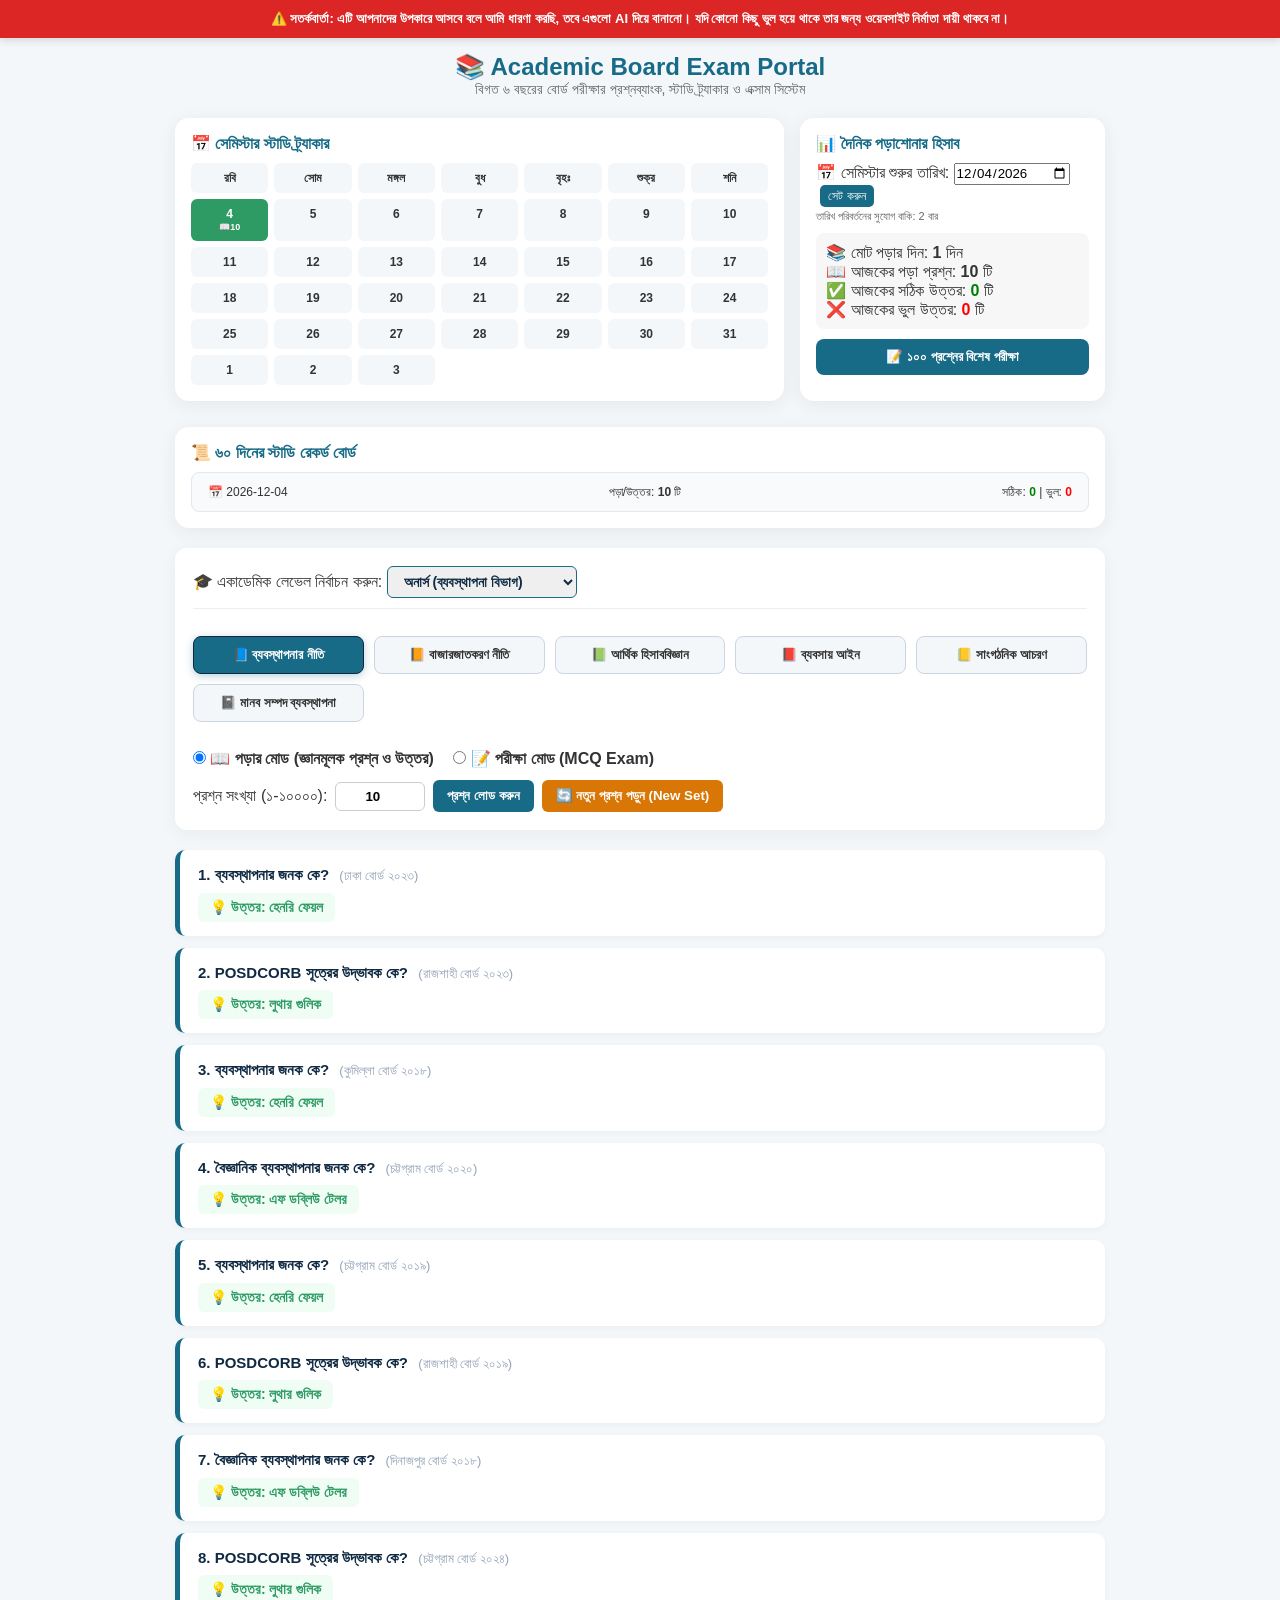
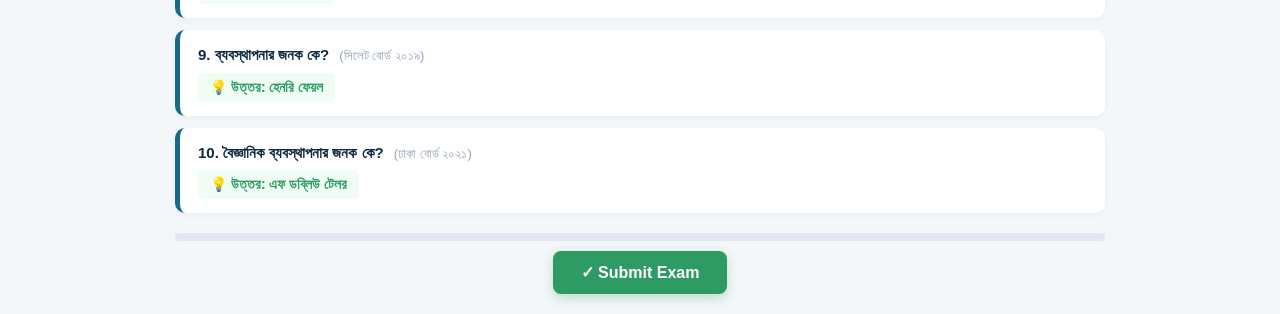
<file: index.html>
<!DOCTYPE html>
<html lang="bn">
<head>
  <meta charset="UTF-8">
  <meta name="viewport" content="width=device-width, initial-scale=1.0">
  <title>Academic Board Exam Study & Exam Portal</title>
  <link rel="stylesheet" href="style2.css">
</head>
<body>

  <!-- Top Red Warning Banner -->
  <div class="top-warning-banner">
    ⚠️ সতর্কবার্তা: এটি আপনাদের উপকারে আসবে বলে আমি ধারণা করছি, তবে এগুলো AI দিয়ে বানানো। যদি কোনো কিছু ভুল হয়ে থাকে তার জন্য ওয়েবসাইট নির্মাতা দায়ী থাকবে না।
  </div>

  <main class="container">

    <!-- Header Section -->
    <header class="app-header">
      <h1>📚 Academic Board Exam Portal</h1>
      <p>বিগত ৬ বছরের বোর্ড পরীক্ষার প্রশ্নব্যাংক, স্টাডি ট্র্যাকার ও এক্সাম সিস্টেম</p>
    </header>

    <!-- Tracker & Dashboard Panel -->
    <section class="dashboard-panel">
      <!-- Calendar View -->
      <div class="dash-card">
        <h3>📅 সেমিস্টার স্টাডি ট্র্যাকার</h3>
        <div id="calendarGrid" class="calendar-grid"></div>
      </div>

      <!-- Live Daily Stats -->
      <div class="dash-card">
        <h3>📊 দৈনিক পড়াশোনার হিসাব</h3>
        <div class="stats-summary">
          <div class="stat-row">
            <label>📅 সেমিস্টার শুরুর তারিখ:</label>
            <input type="date" id="startDateInput" />
            <button id="setStartDateBtn" class="sm-btn">সেট করুন</button>
            <small id="changeCountText" style="display:block; color:var(--muted); font-size:11px; margin-top:3px;"></small>
          </div>

          <div class="stat-info-box" style="margin-top: 10px; background: rgba(0,0,0,0.03); padding: 10px; border-radius: 8px;">
            <p>📚 মোট পড়ার দিন: <strong id="daysStudiedCount">0</strong> দিন</p>
            <p>📖 আজকের পড়া প্রশ্ন: <strong id="todayMcqCount">0</strong> টি</p>
            <p>✅ আজকের সঠিক উত্তর: <strong id="todayCorrectCount" style="color: green;">0</strong> টি</p>
            <p>❌ আজকের ভুল উত্তর: <strong id="todayWrongCount" style="color: red;">0</strong> টি</p>
          </div>
        </div>

        <button id="startMonthlyExamBtn" class="primary-btn">📝 ১০০ প্রশ্নের বিশেষ পরীক্ষা</button>
      </div>

      <!-- 60 Days History Board -->
      <div class="dash-card" style="grid-column: 1 / -1; margin-top: 10px;">
        <h3>📜 ৬০ দিনের স্টাডি রেকর্ড বোর্ড</h3>
        <div id="historyBoard" class="history-board-list"></div>
      </div>
    </section>

    <!-- Control Panel -->
    <section class="control-panel">
      
      <!-- Academic Level Dropdown -->
      <div class="course-selector-box" style="width: 100%; margin-bottom: 15px; padding-bottom: 10px; border-bottom: 1px solid #eee;">
        <label>🎓 একাডেমিক লেভেল নির্বাচন করুন: </label>
        <select id="courseLevelSelect" class="course-dropdown">
          <option value="honours_mgt" selected>অনার্স (ব্যবস্থাপনা বিভাগ)</option>
          <option value="hsc_humanities">এইচএসসি - মানবিক গ্রুপ</option>
          <option value="hsc_science">এইচএসসি - বিজ্ঞান গ্রুপ</option>
          <option value="hsc_business">এইচএসসি - ব্যবসায় শিক্ষা গ্রুপ</option>
        </select>
      </div>

      <!-- Honours Management Subject Dashboard -->
      <div id="honoursSubjectDashboard" class="subject-dashboard" style="width: 100%; display: grid; grid-template-columns: repeat(auto-fit, minmax(160px, 1fr)); gap: 10px; margin-bottom: 15px;">
        <div class="subject-card active" data-subject="intro_mgt">📘 ব্যবস্থাপনার নীতি</div>
        <div class="subject-card" data-subject="principles_mkt">📙 বাজারজাতকরণ নীতি</div>
        <div class="subject-card" data-subject="fin_acc">📗 আর্থিক হিসাববিজ্ঞান</div>
        <div class="subject-card" data-subject="bus_law">📕 ব্যবসায় আইন</div>
        <div class="subject-card" data-subject="org_behavior">📒 সাংগঠনিক আচরণ</div>
        <div class="subject-card" data-subject="hr_mgt">📓 মানব সম্পদ ব্যবস্থাপনা</div>
      </div>

      <!-- HSC Subject Dashboard (Dynamic) -->
      <div id="hscSubjectDashboard" class="subject-dashboard" style="width: 100%; display: none; grid-template-columns: repeat(auto-fit, minmax(150px, 1fr)); gap: 10px; margin-bottom: 15px;">
      </div>

      <!-- Mode Selector -->
      <div class="mode-selector">
        <label>
          <input type="radio" name="appMode" value="study" checked> 📖 পড়ার মোড (জ্ঞানমূলক প্রশ্ন ও উত্তর)
        </label>
        <label>
          <input type="radio" name="appMode" value="exam"> 📝 পরীক্ষা মোড (MCQ Exam)
        </label>
      </div>

      <!-- Input Controls & Actions -->
      <div class="control-inputs">
        <label for="questionCount">প্রশ্ন সংখ্যা (১-১০০০০):</label>
        <input type="number" id="questionCount" value="10" min="1" max="10000">
        
        <button id="startExamBtn" class="action-btn">প্রশ্ন লোড করুন</button>
        <button id="nextQuestionSetBtn" class="action-btn refresh-btn">🔄 নতুন প্রশ্ন পড়ুন (New Set)</button>
      </div>
    </section>

    <!-- Question Display Container -->
    <section id="questionContainer" class="question-container"></section>

    <!-- Submit Controls -->
    <section class="action-footer">
      <div id="progressBar" class="progress-bar">
        <div id="progressFill" class="progress-fill"></div>
      </div>
      <button id="submitExamBtn" class="submit-btn">✓ Submit Exam</button>
    </section>

    <!-- Result Display Panel -->
    <section id="resultPanel" class="result-panel" style="display: none;"></section>

  </main>

  <script src="script2.js"></script>
</body>
</html>
</file>
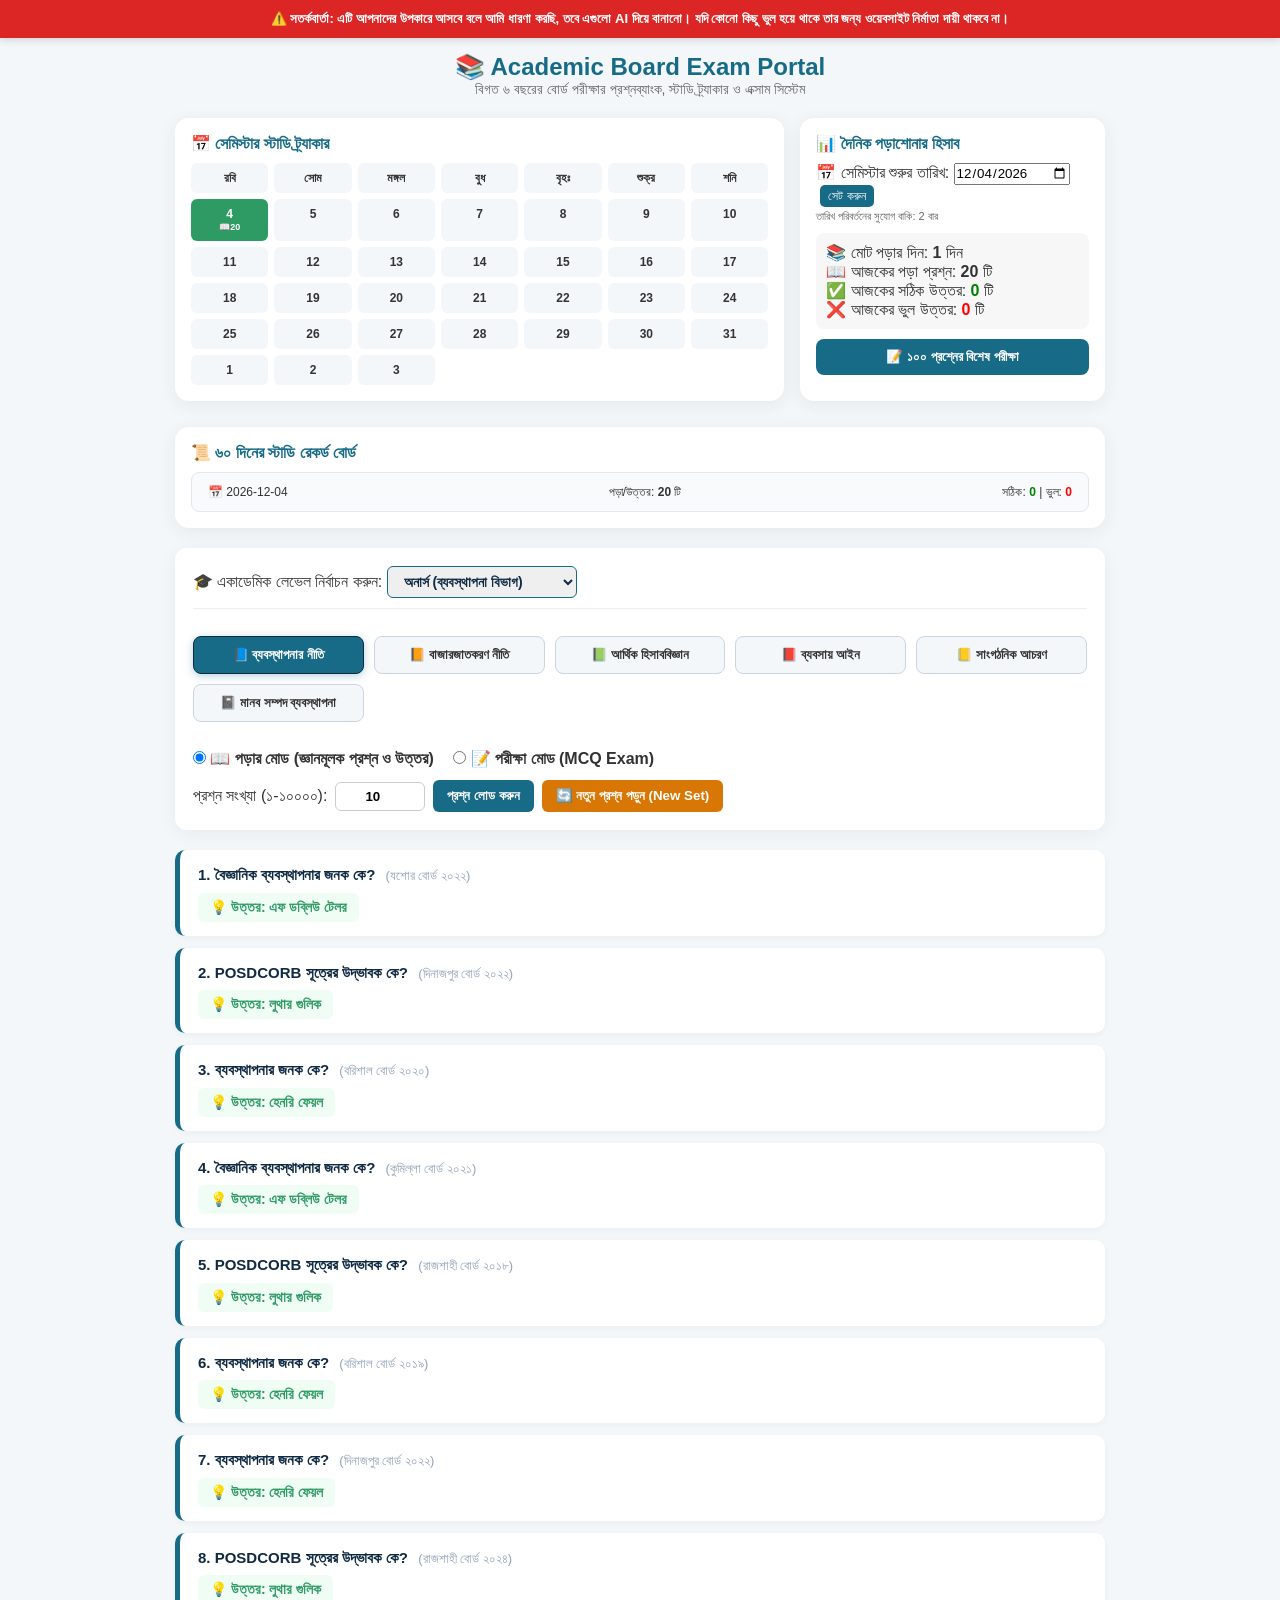
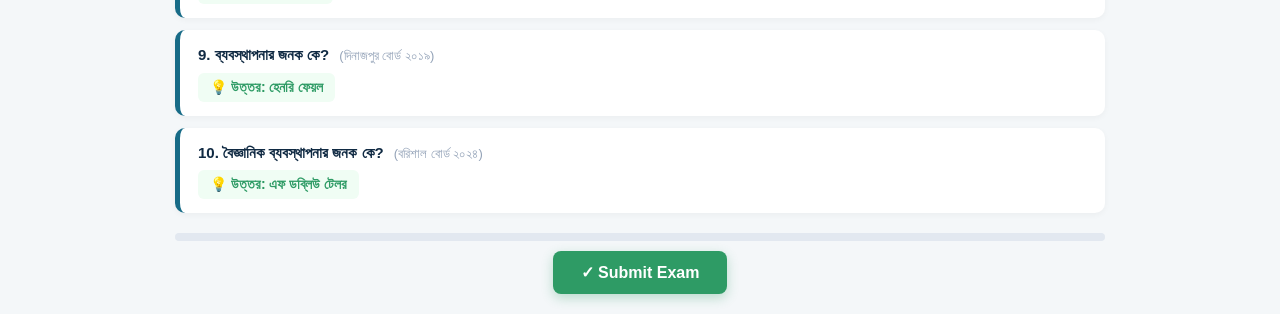
<file: index2.html>
<!DOCTYPE html>
<html lang="bn">
<head>
  <meta charset="UTF-8">
  <meta name="viewport" content="width=device-width, initial-scale=1.0">
  <title>Academic Board Exam Study & Exam Portal</title>
  <link rel="stylesheet" href="style2.css">
</head>
<body>

  <!-- Top Red Warning Banner -->
  <div class="top-warning-banner">
    ⚠️ সতর্কবার্তা: এটি আপনাদের উপকারে আসবে বলে আমি ধারণা করছি, তবে এগুলো AI দিয়ে বানানো। যদি কোনো কিছু ভুল হয়ে থাকে তার জন্য ওয়েবসাইট নির্মাতা দায়ী থাকবে না।
  </div>

  <main class="container">

    <!-- Header Section -->
    <header class="app-header">
      <h1>📚 Academic Board Exam Portal</h1>
      <p>বিগত ৬ বছরের বোর্ড পরীক্ষার প্রশ্নব্যাংক, স্টাডি ট্র্যাকার ও এক্সাম সিস্টেম</p>
    </header>

    <!-- Tracker & Dashboard Panel -->
    <section class="dashboard-panel">
      <!-- Calendar View -->
      <div class="dash-card">
        <h3>📅 সেমিস্টার স্টাডি ট্র্যাকার</h3>
        <div id="calendarGrid" class="calendar-grid"></div>
      </div>

      <!-- Live Daily Stats -->
      <div class="dash-card">
        <h3>📊 দৈনিক পড়াশোনার হিসাব</h3>
        <div class="stats-summary">
          <div class="stat-row">
            <label>📅 সেমিস্টার শুরুর তারিখ:</label>
            <input type="date" id="startDateInput" />
            <button id="setStartDateBtn" class="sm-btn">সেট করুন</button>
            <small id="changeCountText" style="display:block; color:var(--muted); font-size:11px; margin-top:3px;"></small>
          </div>

          <div class="stat-info-box" style="margin-top: 10px; background: rgba(0,0,0,0.03); padding: 10px; border-radius: 8px;">
            <p>📚 মোট পড়ার দিন: <strong id="daysStudiedCount">0</strong> দিন</p>
            <p>📖 আজকের পড়া প্রশ্ন: <strong id="todayMcqCount">0</strong> টি</p>
            <p>✅ আজকের সঠিক উত্তর: <strong id="todayCorrectCount" style="color: green;">0</strong> টি</p>
            <p>❌ আজকের ভুল উত্তর: <strong id="todayWrongCount" style="color: red;">0</strong> টি</p>
          </div>
        </div>

        <button id="startMonthlyExamBtn" class="primary-btn">📝 ১০০ প্রশ্নের বিশেষ পরীক্ষা</button>
      </div>

      <!-- 60 Days History Board -->
      <div class="dash-card" style="grid-column: 1 / -1; margin-top: 10px;">
        <h3>📜 ৬০ দিনের স্টাডি রেকর্ড বোর্ড</h3>
        <div id="historyBoard" class="history-board-list"></div>
      </div>
    </section>

    <!-- Control Panel -->
    <section class="control-panel">
      
      <!-- Academic Level Dropdown -->
      <div class="course-selector-box" style="width: 100%; margin-bottom: 15px; padding-bottom: 10px; border-bottom: 1px solid #eee;">
        <label>🎓 একাডেমিক লেভেল নির্বাচন করুন: </label>
        <select id="courseLevelSelect" class="course-dropdown">
          <option value="honours_mgt" selected>অনার্স (ব্যবস্থাপনা বিভাগ)</option>
          <option value="hsc_humanities">এইচএসসি - মানবিক গ্রুপ</option>
          <option value="hsc_science">এইচএসসি - বিজ্ঞান গ্রুপ</option>
          <option value="hsc_business">এইচএসসি - ব্যবসায় শিক্ষা গ্রুপ</option>
        </select>
      </div>

      <!-- Honours Management Subject Dashboard -->
      <div id="honoursSubjectDashboard" class="subject-dashboard" style="width: 100%; display: grid; grid-template-columns: repeat(auto-fit, minmax(160px, 1fr)); gap: 10px; margin-bottom: 15px;">
        <div class="subject-card active" data-subject="intro_mgt">📘 ব্যবস্থাপনার নীতি</div>
        <div class="subject-card" data-subject="principles_mkt">📙 বাজারজাতকরণ নীতি</div>
        <div class="subject-card" data-subject="fin_acc">📗 আর্থিক হিসাববিজ্ঞান</div>
        <div class="subject-card" data-subject="bus_law">📕 ব্যবসায় আইন</div>
        <div class="subject-card" data-subject="org_behavior">📒 সাংগঠনিক আচরণ</div>
        <div class="subject-card" data-subject="hr_mgt">📓 মানব সম্পদ ব্যবস্থাপনা</div>
      </div>

      <!-- HSC Subject Dashboard (Dynamic) -->
      <div id="hscSubjectDashboard" class="subject-dashboard" style="width: 100%; display: none; grid-template-columns: repeat(auto-fit, minmax(150px, 1fr)); gap: 10px; margin-bottom: 15px;">
      </div>

      <!-- Mode Selector -->
      <div class="mode-selector">
        <label>
          <input type="radio" name="appMode" value="study" checked> 📖 পড়ার মোড (জ্ঞানমূলক প্রশ্ন ও উত্তর)
        </label>
        <label>
          <input type="radio" name="appMode" value="exam"> 📝 পরীক্ষা মোড (MCQ Exam)
        </label>
      </div>

      <!-- Input Controls & Actions -->
      <div class="control-inputs">
        <label for="questionCount">প্রশ্ন সংখ্যা (১-১০০০০):</label>
        <input type="number" id="questionCount" value="10" min="1" max="10000">
        
        <button id="startExamBtn" class="action-btn">প্রশ্ন লোড করুন</button>
        <button id="nextQuestionSetBtn" class="action-btn refresh-btn">🔄 নতুন প্রশ্ন পড়ুন (New Set)</button>
      </div>
    </section>

    <!-- Question Display Container -->
    <section id="questionContainer" class="question-container"></section>

    <!-- Submit Controls -->
    <section class="action-footer">
      <div id="progressBar" class="progress-bar">
        <div id="progressFill" class="progress-fill"></div>
      </div>
      <button id="submitExamBtn" class="submit-btn">✓ Submit Exam</button>
    </section>

    <!-- Result Display Panel -->
    <section id="resultPanel" class="result-panel" style="display: none;"></section>

  </main>

  <script src="script2.js"></script>
</body>
</html>
</file>
<file: style2.css>
:root {
  --primary: #176b87;
  --primary-dark: #102a43;
  --bg: #f4f7f9;
  --card: #ffffff;
  --text: #333333;
  --muted: #666666;
  --correct: #2e9b65;
  --wrong: #e63946;
  --accent: #d97706;
}

* {
  box-sizing: border-box;
  margin: 0;
  padding: 0;
  font-family: 'Segoe UI', Tahoma, Geneva, Verdana, sans-serif;
}

body {
  background-color: var(--bg);
  color: var(--text);
  padding: 0 0 20px 0;
}

/* Top Warning Banner */
.top-warning-banner {
  background-color: #dc2626;
  color: #ffffff;
  text-align: center;
  padding: 10px 15px;
  font-size: 13px;
  font-weight: bold;
  line-height: 1.4;
  box-shadow: 0 2px 8px rgba(0, 0, 0, 0.15);
  margin-bottom: 15px;
}

.container {
  max-width: 950px;
  margin: 0 auto;
  padding: 0 10px;
}

.app-header {
  text-align: center;
  margin-bottom: 20px;
}

.app-header h1 {
  color: var(--primary);
  font-size: 24px;
}

.app-header p {
  color: var(--muted);
  font-size: 14px;
}

/* Dashboard Panel */
.dashboard-panel {
  display: grid;
  grid-template-columns: 2fr 1fr;
  gap: 16px;
  margin-bottom: 20px;
}

.dash-card {
  background: var(--card);
  padding: 16px;
  border-radius: 14px;
  box-shadow: 0 4px 18px rgba(20, 40, 70, 0.07);
}

.dash-card h3 {
  margin-top: 0;
  font-size: 16px;
  color: var(--primary);
  margin-bottom: 10px;
}

.calendar-grid {
  display: grid;
  grid-template-columns: repeat(7, 1fr);
  gap: 6px;
  margin-top: 10px;
}

.cal-day {
  background: var(--bg);
  border-radius: 6px;
  padding: 8px 4px;
  text-align: center;
  font-size: 12px;
}

.cal-day.active-day {
  background: var(--correct);
  color: white;
  font-weight: bold;
}

.cal-day .cal-info {
  font-size: 9px;
  display: block;
  line-height: 1.1;
  margin-top: 2px;
}

.sm-btn {
  padding: 4px 8px;
  font-size: 12px;
  background: var(--primary);
  color: #fff;
  border: none;
  border-radius: 5px;
  cursor: pointer;
  margin-left: 4px;
}

.primary-btn {
  width: 100%;
  background: var(--primary);
  color: white;
  border: none;
  padding: 10px;
  border-radius: 8px;
  font-weight: bold;
  cursor: pointer;
  margin-top: 10px;
}

.primary-btn:hover {
  background: var(--primary-dark);
}

/* History Board List */
.history-board-list {
  max-height: 180px;
  overflow-y: auto;
  border: 1px solid #e2e8f0;
  border-radius: 8px;
  padding: 6px;
  background: #f8fafc;
}

.history-item {
  display: flex;
  justify-content: space-between;
  padding: 6px 10px;
  border-bottom: 1px dashed #cbd5e1;
  font-size: 12px;
}

.history-item:last-child {
  border-bottom: none;
}

/* Control Panel */
.control-panel {
  background: var(--card);
  padding: 18px;
  border-radius: 12px;
  margin-bottom: 20px;
  display: flex;
  flex-wrap: wrap;
  justify-content: space-between;
  align-items: center;
  gap: 12px;
  box-shadow: 0 4px 18px rgba(20, 40, 70, 0.05);
}

.course-dropdown {
  padding: 6px 12px;
  font-size: 14px;
  border-radius: 6px;
  border: 1px solid var(--primary);
  font-weight: bold;
  color: var(--primary-dark);
}

.subject-card {
  background: var(--bg);
  border: 1px solid #cbd5e1;
  padding: 10px;
  border-radius: 8px;
  text-align: center;
  font-size: 13px;
  font-weight: bold;
  cursor: pointer;
  transition: all 0.2s ease-in-out;
}

.subject-card:hover {
  background: #e2e8f0;
}

.subject-card.active {
  background: var(--primary);
  color: white;
  border-color: var(--primary-dark);
  box-shadow: 0 2px 8px rgba(23, 107, 135, 0.3);
}

.mode-selector label {
  margin-right: 15px;
  font-weight: 600;
  cursor: pointer;
}

.control-inputs {
  display: flex;
  align-items: center;
  gap: 8px;
  flex-wrap: wrap;
}

.control-inputs input[type="number"] {
  width: 90px;
  padding: 6px;
  border: 1px solid #ccc;
  border-radius: 6px;
  text-align: center;
  font-weight: bold;
}

.action-btn {
  background: var(--primary);
  color: white;
  border: none;
  padding: 8px 14px;
  border-radius: 6px;
  cursor: pointer;
  font-weight: bold;
}

.refresh-btn {
  background: var(--accent);
}

.refresh-btn:hover {
  background: #b45309;
}

/* Faded Board Text Style */
.faded-board-text {
  font-size: 13px;
  color: #94a3b8;
  font-weight: normal;
  margin-left: 6px;
  user-select: none;
}

/* Question Cards */
.mcq-card {
  background: var(--card);
  padding: 16px;
  border-radius: 12px;
  margin-bottom: 15px;
  box-shadow: 0 2px 8px rgba(0,0,0,0.05);
}

.mcq-card h4 {
  margin-bottom: 12px;
  font-size: 15px;
  line-height: 1.5;
}

.options-list {
  list-style: none;
}

.options-list li {
  margin-bottom: 8px;
}

.options-list label {
  display: flex;
  align-items: center;
  padding: 8px 12px;
  background: #f9f9f9;
  border: 1px solid #eee;
  border-radius: 8px;
  cursor: pointer;
  transition: 0.2s;
}

.options-list label:hover {
  background: #eef5f8;
}

.options-list input[type="radio"] {
  margin-right: 10px;
}

/* Study Mode One-line Answer Styling */
.study-qn-card {
  background: var(--card);
  padding: 14px 18px;
  border-radius: 10px;
  margin-bottom: 12px;
  border-left: 5px solid var(--primary);
  box-shadow: 0 2px 6px rgba(0,0,0,0.04);
}

.study-qn-card .qn-text {
  font-weight: 600;
  font-size: 15px;
  color: var(--primary-dark);
  margin-bottom: 6px;
  line-height: 1.5;
}

.study-qn-card .ans-text {
  font-size: 14px;
  color: var(--correct);
  background: #f0fdf4;
  padding: 6px 12px;
  border-radius: 6px;
  display: inline-block;
  font-weight: bold;
}

/* Progress & Footer */
.action-footer {
  margin-top: 20px;
  text-align: center;
}

.progress-bar {
  width: 100%;
  height: 8px;
  background: #e2e8f0;
  border-radius: 4px;
  overflow: hidden;
  margin-bottom: 10px;
}

.progress-fill {
  height: 100%;
  width: 0%;
  background: var(--primary);
  transition: width 0.3s;
}

.submit-btn {
  background: var(--correct);
  color: white;
  border: none;
  padding: 12px 28px;
  border-radius: 8px;
  font-size: 16px;
  font-weight: bold;
  cursor: pointer;
  box-shadow: 0 4px 12px rgba(46, 155, 101, 0.3);
}

.result-panel {
  background: var(--card);
  padding: 20px;
  border-radius: 12px;
  margin-top: 20px;
  box-shadow: 0 4px 18px rgba(0,0,0,0.1);
}

.grade-badge {
  display: inline-block;
  padding: 4px 12px;
  border-radius: 6px;
  font-size: 18px;
  font-weight: bold;
  color: white;
  background: var(--primary);
}

.advice-box {
  margin-top: 12px;
  padding: 10px;
  border-radius: 8px;
  background: #f0fdf4;
  border: 1px solid #bbf7d0;
  color: #166534;
}

@media (max-width: 720px) {
  .dashboard-panel {
    grid-template-columns: 1fr;
  }
}
</file>
